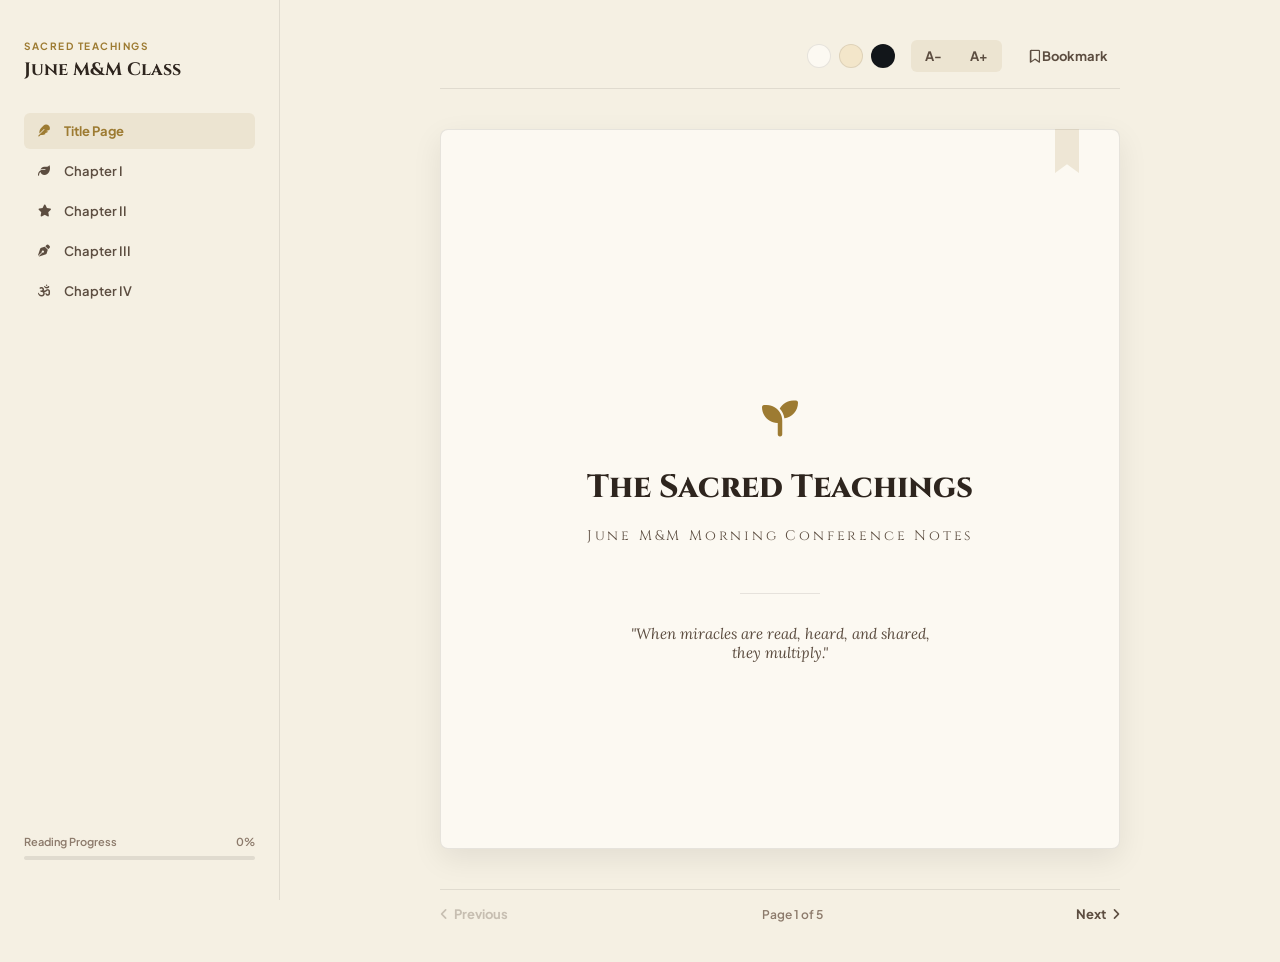
<file: June_Class_Notes.html>
<!DOCTYPE html>
<html lang="en">
<head>
    <meta charset="UTF-8">
    <meta name="viewport" content="width=device-width, initial-scale=1.0">
    <title>June M&M Class Notes - Book Edition</title>
    <!-- Google Fonts -->
    <link rel="preconnect" href="https://fonts.googleapis.com">
    <link rel="preconnect" href="https://fonts.gstatic.com" crossorigin>
    <link href="https://fonts.googleapis.com/css2?family=Cinzel:wght@500;700;800&family=Lora:ital,wght@0,400;0,500;0,600;0,700;1,400;1,500&family=Plus+Jakarta+Sans:wght@500;600;700&display=swap" rel="stylesheet">
    <!-- FontAwesome Icons -->
    <link rel="stylesheet" href="https://cdnjs.cloudflare.com/ajax/libs/font-awesome/6.4.0/css/all.min.css">
    <style>
        :root {
            /* Typography */
            --font-serif: 'Lora', Georgia, serif;
            --font-display: 'Cinzel', serif;
            --font-sans: 'Plus Jakarta Sans', sans-serif;

            /* Page themes (Warm Cream/Paper default) */
            --bg-book: #fcf9f2;
            --bg-sidebar: #f5f0e3;
            --text-main: #2e251e;
            --text-secondary: #5c4d40;
            --text-muted: #8c7a6b;
            --border-color: rgba(46, 37, 30, 0.1);
            --primary: #9d7b32;
            --primary-light: rgba(157, 123, 50, 0.1);
            --shadow-book: 0 10px 30px rgba(0, 0, 0, 0.08);

            --transition: all 0.3s cubic-bezier(0.4, 0, 0.2, 1);
        }

        /* Sepia Theme */
        .theme-sepia {
            --bg-book: #f3e6ca;
            --bg-sidebar: #e9dab5;
            --text-main: #3e2712;
            --text-secondary: #5c3f25;
            --text-muted: #82634a;
            --border-color: rgba(62, 39, 18, 0.12);
            --primary: #855325;
            --primary-light: rgba(133, 83, 37, 0.12);
        }

        /* Dark Velvet Theme */
        .theme-dark {
            --bg-book: #12161a;
            --bg-sidebar: #191f24;
            --text-main: #e2e8f0;
            --text-secondary: #94a3b8;
            --text-muted: #475569;
            --border-color: rgba(255, 255, 255, 0.08);
            --primary: #dfb15b;
            --primary-light: rgba(223, 177, 91, 0.15);
            --shadow-book: 0 10px 40px rgba(0, 0, 0, 0.5);
        }

        * {
            margin: 0;
            padding: 0;
            box-sizing: border-box;
        }

        body {
            font-family: var(--font-serif);
            background-color: var(--bg-sidebar);
            color: var(--text-main);
            min-height: 100vh;
            display: flex;
            overflow-x: hidden;
            transition: var(--transition);
        }

        /* ==========================================
           SIDEBAR TABLE OF CONTENTS
           ========================================== */

        .sidebar {
            width: 280px;
            background-color: var(--bg-sidebar);
            border-right: 1px solid var(--border-color);
            padding: 40px 24px;
            display: flex;
            flex-direction: column;
            gap: 32px;
            position: fixed;
            top: 0;
            bottom: 0;
            left: 0;
            z-index: 100;
            transition: var(--transition);
        }

        .book-title-area {
            display: flex;
            flex-direction: column;
            gap: 6px;
        }

        .book-title-area span.meta {
            font-family: var(--font-sans);
            font-size: 10px;
            font-weight: 700;
            text-transform: uppercase;
            letter-spacing: 0.15em;
            color: var(--primary);
        }

        .book-title-area h2 {
            font-family: var(--font-display);
            font-size: 18px;
            font-weight: 700;
            line-height: 1.3;
        }

        .toc-menu {
            display: flex;
            flex-direction: column;
            gap: 4px;
            list-style: none;
        }

        .toc-item {
            font-family: var(--font-sans);
            font-size: 13px;
            font-weight: 600;
            padding: 10px 14px;
            border-radius: 6px;
            cursor: pointer;
            color: var(--text-secondary);
            transition: var(--transition);
            display: flex;
            align-items: center;
            gap: 10px;
        }

        .toc-item:hover, .toc-item.active {
            color: var(--primary);
            background-color: var(--primary-light);
        }

        .toc-item.active {
            font-weight: 700;
        }

        .toc-item i {
            width: 16px;
            font-size: 12px;
        }

        /* Reading Progress */
        .progress-container {
            margin-top: auto;
            display: flex;
            flex-direction: column;
            gap: 8px;
        }

        .progress-label {
            font-family: var(--font-sans);
            font-size: 11px;
            font-weight: 600;
            color: var(--text-muted);
            display: flex;
            justify-content: space-between;
        }

        .progress-bar-wrap {
            width: 100%;
            height: 4px;
            background-color: var(--border-color);
            border-radius: 2px;
            overflow: hidden;
        }

        .progress-fill {
            height: 100%;
            width: 0%;
            background-color: var(--primary);
            transition: width 0.3s ease;
        }

        /* ==========================================
           MAIN CONTENT CONTAINER
           ========================================== */

        .main-content {
            margin-left: 280px;
            flex-grow: 1;
            padding: 40px;
            display: flex;
            flex-direction: column;
            align-items: center;
            min-height: 100vh;
            position: relative;
            transition: var(--transition);
        }

        /* Reader Preferences Toolbar */
        .toolbar {
            width: 100%;
            max-width: 680px;
            display: flex;
            justify-content: flex-end;
            align-items: center;
            gap: 16px;
            margin-bottom: 40px;
            padding-bottom: 16px;
            border-bottom: 1px solid var(--border-color);
        }

        .theme-selectors {
            display: flex;
            gap: 8px;
        }

        .theme-dot {
            width: 24px;
            height: 24px;
            border-radius: 50%;
            cursor: pointer;
            border: 1px solid var(--border-color);
            transition: transform 0.2s ease;
        }

        .theme-dot:hover {
            transform: scale(1.1);
        }

        .theme-dot.cream { background-color: #fcf9f2; }
        .theme-dot.sepia { background-color: #f3e6ca; }
        .theme-dot.dark { background-color: #12161a; }

        .font-adjust {
            display: flex;
            gap: 4px;
            background-color: var(--primary-light);
            border-radius: 6px;
            padding: 2px;
        }

        .btn-font {
            border: none;
            background: transparent;
            font-family: var(--font-sans);
            font-size: 13px;
            font-weight: 700;
            color: var(--text-secondary);
            padding: 6px 12px;
            cursor: pointer;
            border-radius: 4px;
            transition: var(--transition);
        }

        .btn-font:hover {
            background-color: rgba(0, 0, 0, 0.05);
            color: var(--primary);
        }

        /* ==========================================
           THE BOOK PAGE (SHEET EFFECT)
           ========================================== */

        .book-page {
            width: 100%;
            max-width: 680px;
            background-color: var(--bg-book);
            border: 1px solid var(--border-color);
            border-radius: 8px;
            box-shadow: var(--shadow-book);
            padding: 80px 70px;
            min-height: 720px;
            display: flex;
            flex-direction: column;
            justify-content: flex-start;
            position: relative;
            transition: var(--transition);
        }

        /* Ribbon Bookmark */
        .bookmark-ribbon {
            position: absolute;
            top: -1px;
            right: 40px;
            width: 24px;
            height: 44px;
            background-color: var(--primary);
            clip-path: polygon(0 0, 100% 0, 100% 100%, 50% 80%, 0 100%);
            cursor: pointer;
            opacity: 0.15;
            transition: opacity 0.2s ease;
        }

        .bookmark-ribbon.saved {
            opacity: 0.95;
        }

        /* Chapter Layout */
        .chapter-container {
            display: none;
            flex-direction: column;
            height: 100%;
            animation: pageFade 0.4s ease forwards;
        }

        .chapter-container.active {
            display: flex;
        }

        @keyframes pageFade {
            from { opacity: 0; transform: translateY(5px); }
            to { opacity: 1; transform: translateY(0); }
        }

        .chapter-header {
            text-align: center;
            margin-bottom: 48px;
        }

        .chapter-header h3.chap-number {
            font-family: var(--font-display);
            font-size: 12px;
            font-weight: 700;
            letter-spacing: 0.2em;
            color: var(--primary);
            margin-bottom: 12px;
        }

        .chapter-header h1.chap-title {
            font-family: var(--font-display);
            font-size: 26px;
            font-weight: 700;
            line-height: 1.3;
            color: var(--text-main);
        }

        .chapter-body {
            font-size: 17px;
            line-height: 1.8;
            color: var(--text-main);
            text-align: justify;
        }

        /* Book Drop Cap */
        .chapter-body p:first-of-type::first-letter {
            font-family: var(--font-display);
            font-size: 3.5rem;
            float: left;
            margin: 6px 12px 0 0;
            color: var(--primary);
            font-weight: 800;
            line-height: 0.8;
        }

        .chapter-body p {
            margin-bottom: 24px;
            text-indent: 20px;
        }

        /* Overwrite indent on headers/lists/quotes */
        .chapter-body p.no-indent, .chapter-body blockquote p, .chapter-body p:first-of-type {
            text-indent: 0;
        }

        /* Testimonials styled like a diary/manuscript entry */
        blockquote.manuscript {
            font-style: italic;
            border-left: 2px solid var(--primary);
            padding-left: 20px;
            margin: 30px 0;
            color: var(--text-secondary);
        }

        /* Q&A dialogue format */
        .dialogue-qa {
            margin: 32px 0;
            border-top: 1px dashed var(--border-color);
            padding-top: 24px;
        }

        .question-block {
            font-weight: 700;
            font-style: italic;
            margin-bottom: 12px;
            color: var(--text-main);
        }

        .answer-block {
            position: relative;
            padding-left: 10px;
            color: var(--text-secondary);
        }

        .answer-block strong {
            color: var(--primary);
        }

        /* Sanskrit poem centering */
        .sloka-poem {
            text-align: center;
            font-size: 19px;
            font-style: italic;
            line-height: 2.2;
            color: var(--text-main);
            margin: 40px 0;
        }

        /* ==========================================
           PAGINATION FOOTER
           ========================================== */

        .page-footer {
            margin-top: 40px;
            width: 100%;
            max-width: 680px;
            display: flex;
            justify-content: space-between;
            align-items: center;
            font-family: var(--font-sans);
            font-size: 12px;
            font-weight: 600;
            color: var(--text-muted);
            padding-top: 16px;
            border-top: 1px solid var(--border-color);
        }

        .btn-page {
            background: transparent;
            border: none;
            color: var(--text-secondary);
            font-family: var(--font-sans);
            font-size: 13px;
            font-weight: 700;
            cursor: pointer;
            display: flex;
            align-items: center;
            gap: 6px;
            transition: var(--transition);
        }

        .btn-page:hover:not(:disabled) {
            color: var(--primary);
        }

        .btn-page:disabled {
            opacity: 0.3;
            cursor: not-allowed;
        }

        /* ==========================================
           TOAST NOTIFICATIONS
           ========================================== */

        .toast {
            position: fixed;
            bottom: 30px;
            right: 30px;
            background-color: var(--bg-sidebar);
            border: 1px solid var(--border-color);
            border-left: 4px solid var(--primary);
            border-radius: 4px;
            padding: 12px 20px;
            font-family: var(--font-sans);
            font-size: 13px;
            box-shadow: var(--shadow-book);
            display: flex;
            align-items: center;
            gap: 12px;
            transform: translateY(50px);
            opacity: 0;
            visibility: hidden;
            transition: var(--transition);
            z-index: 1000;
        }

        .toast.active {
            transform: translateY(0);
            opacity: 1;
            visibility: visible;
        }

        .toast i {
            color: var(--primary);
        }

        /* ==========================================
           RESPONSIVE DESIGN (MOBILE & IFRAME)
           ========================================== */
        @media (max-width: 768px) {
            body {
                flex-direction: column !important;
            }
            .sidebar {
                width: 100% !important;
                position: static !important;
                border-right: none !important;
                border-bottom: 1px solid var(--border-color) !important;
                padding: 24px !important;
                gap: 20px !important;
            }
            .toc-menu {
                flex-direction: row !important;
                flex-wrap: wrap !important;
                gap: 8px !important;
            }
            .toc-item {
                padding: 8px 12px !important;
                font-size: 12px !important;
            }
            .main-content {
                margin-left: 0 !important;
                padding: 24px 12px !important;
                width: 100% !important;
                min-height: auto !important;
            }
            .toolbar {
                margin-bottom: 24px !important;
                flex-direction: column !important;
                align-items: stretch !important;
                gap: 16px !important;
            }
            .right-controls {
                justify-content: space-between !important;
                width: 100% !important;
            }
            .book-page {
                padding: 40px 20px !important;
                min-height: auto !important;
            }
            .chapter-header {
                margin-bottom: 32px !important;
            }
            .chapter-body {
                font-size: 15px !important;
                line-height: 1.7 !important;
            }
            .page-footer {
                margin-top: 24px !important;
            }
        }
    </style>
</head>
<body class="theme-cream">

    <!-- Sidebar T.O.C -->
    <aside class="sidebar">
        <div class="book-title-area">
            <span class="meta">Sacred Teachings</span>
            <h2>June M&M Class</h2>
        </div>
        <ul class="toc-menu">
            <li class="toc-item active" data-page="0"><i class="fa-solid fa-feather"></i> Title Page</li>
            <li class="toc-item" data-page="1"><i class="fa-solid fa-leaf"></i> Chapter I</li>
            <li class="toc-item" data-page="2"><i class="fa-solid fa-star"></i> Chapter II</li>
            <li class="toc-item" data-page="3"><i class="fa-solid fa-pen-nib"></i> Chapter III</li>
            <li class="toc-item" data-page="4"><i class="fa-solid fa-om"></i> Chapter IV</li>
        </ul>

        <div class="progress-container">
            <div class="progress-label">
                <span>Reading Progress</span>
                <span id="progress-pct">0%</span>
            </div>
            <div class="progress-bar-wrap">
                <div class="progress-fill" id="progress-fill"></div>
            </div>
        </div>
    </aside>

    <!-- Main Container -->
    <main class="main-content">
        <!-- Reader Bar -->
        <header class="toolbar">
            <div class="theme-selectors" title="Select Theme">
                <div class="theme-dot cream" onclick="changeTheme('cream')"></div>
                <div class="theme-dot sepia" onclick="changeTheme('sepia')"></div>
                <div class="theme-dot dark" onclick="changeTheme('dark')"></div>
            </div>
            <div class="font-adjust" title="Adjust Font Size">
                <button class="btn-font" onclick="adjustFont(-1)">A-</button>
                <button class="btn-font" onclick="adjustFont(1)">A+</button>
            </div>
            <button class="btn-font" onclick="saveBookmark()" title="Save Bookmark"><i class="fa-regular fa-bookmark"></i> Bookmark</button>
        </header>

        <!-- Book Sheet -->
        <article class="book-page" id="book-page">
            <div class="bookmark-ribbon" id="bookmark-ribbon" onclick="loadBookmark()" title="Load Bookmark"></div>

            <!-- Page 0: Title Page -->
            <div class="chapter-container active" data-chapter="0">
                <div style="text-align: center; margin-top: 80px; display: flex; flex-direction: column; justify-content: center; height: 100%;">
                    <div style="font-size: 36px; color: var(--primary); margin-bottom: 24px;"><i class="fa-solid fa-seedling"></i></div>
                    <h1 style="font-family: var(--font-display); font-size: 32px; font-weight: 800; line-height: 1.4; margin-bottom: 16px;">The Sacred Teachings</h1>
                    <p style="font-family: var(--font-display); font-size: 14px; letter-spacing: 0.2em; color: var(--text-secondary); margin-bottom: 48px;">June M&M Morning Conference Notes</p>
                    <div style="width: 80px; height: 1px; background-color: var(--border-color); margin: 0 auto 30px auto;"></div>
                    <p style="font-style: italic; color: var(--text-secondary); font-size: 15px; max-width: 320px; margin: 0 auto;">"When miracles are read, heard, and shared, they multiply."</p>
                </div>
            </div>

            <!-- Page 1: Chapter 1 -->
            <div class="chapter-container" data-chapter="1">
                <header class="chapter-header">
                    <h3 class="chap-number">Chapter I</h3>
                    <h1 class="chap-title">The Multiplication of Miracles</h1>
                </header>
                <div class="chapter-body">
                    <p>It is taught by Sri Bhagavan that the nature of divine miracles is non-linear and cumulative. Miracles do not diminish when shared; rather, they expand. Whenever a devotee hears, reads, or speaks about a miracle, that divine event acts as a seed within their consciousness. Therefore, the sharing of miracles is a core practice of the Dharma.</p>
                    <p>When you witness or learn of a miracle, you must observe it with utmost attention and sacredness. This intent aligns your own mind to receive corresponding grace. The transformation sharings are not mere testimonies; they are templates of neurobiological changes. As your brain adapts to these details, it is prepared for the global consciousness transition.</p>
                </div>
            </div>

            <!-- Page 2: Chapter 2 -->
            <div class="chapter-container" data-chapter="2">
                <header class="chapter-header">
                    <h3 class="chap-number">Chapter II</h3>
                    <h1 class="chap-title">Chronicles of the Miraculous</h1>
                </header>
                <div class="chapter-body">
                    <p>Witnesses in the June M&M class shared profound events illustrating divine intervention across distances, physical bodies, and limitations.</p>
                    <h4 style="font-family: var(--font-display); font-size: 15px; color: var(--primary); margin-top: 10px;">The Savior of the Sea</h4>
                    <p class="no-indent">A skeptic wife, who had doubted her husband's faith in Sri Amma Bhagavan for 18 years, recalled a forgotten event from a decade prior during a session in the presence of Sri Bhagavan:</p>
                    <blockquote class="manuscript">
                        "I was drowning in a turbulent, raging sea ten years ago when a fair-skinned lady appeared and pulled me onto the shore using only her little finger. I wrote it off as a hallucination. But during meditation, the lady looked at me and said, 'Who else but me could have saved you with a little finger?' It was Sri Amma."
                    </blockquote>
                    <h4 style="font-family: var(--font-display); font-size: 15px; color: var(--primary); margin-top: 20px;">Medical Grace in Honnavar</h4>
                    <p class="no-indent">Dr. Mukta Ovdani, a gynecologist from Karnataka, related miracles she experienced during her 21 years of service: after a severe abdominal injury and a fracture of the spine, she was instantly cured during an online Homa. Later, while treating a patient with a breech baby, she had a vision of tiny Bhagavan entering the womb to safely rotate the baby's head down for delivery. Additionally, despite never studying Sanskrit, she composed over 5,000 slokas and devotional tracks under divine influence.</p>
                </div>
            </div>

            <!-- Page 3: Chapter 3 -->
            <div class="chapter-container" data-chapter="3">
                <header class="chapter-header">
                    <h3 class="chap-number">Chapter III</h3>
                    <h1 class="chap-title">Dialogues with the Master</h1>
                </header>
                <div class="chapter-body">
                    <p>During the question and answer session, Sri Bhagavan resolved core doubts regarding familial grace, the nature of peak states, and the importance of relationships.</p>
                    
                    <div class="dialogue-qa">
                        <div class="question-block">Q: Can one family member's benediction bring breakthroughs for the entire family?</div>
                        <div class="answer-block">Yes, if a single member receives a blessing, it will naturally flow to the rest of the household.</div>
                    </div>

                    <div class="dialogue-qa">
                        <div class="question-block">Q: Sri Bhagavan teaches that respecting women brings immediate grace. How is this possible?</div>
                        <div class="answer-block">In ancient times, the Divine was respected as female. Re-establishing respect and love for your mother, wife, and daughter directly changes your brain functionality, enabling divine downloads.</div>
                    </div>

                    <div class="dialogue-qa">
                        <div class="question-block">Q: What is a Peak State?</div>
                        <div class="answer-block">A Peak State is when the physical brain becomes <strong>completely quiet</strong>. In this state, solutions are downloaded from other realms. Ramanujan received mathematical downloads from Goddess Namagiri, and Einstein accessed laws of physics this way.</div>
                    </div>

                    <div class="dialogue-qa">
                        <div class="question-block">Q: What is the difference between detachment and indifference?</div>
                        <div class="answer-block">Detachment is seeing that <strong>you are everything</strong>. Indifference is trying to escape your family or the world. True detachment is built on Oneness.</div>
                    </div>
                </div>
            </div>

            <!-- Page 4: Chapter 4 -->
            <div class="chapter-container" data-chapter="4">
                <header class="chapter-header">
                    <h3 class="chap-number">Chapter IV</h3>
                    <h1 class="chap-title">Sacred Hymns & Sloka</h1>
                </header>
                <div class="chapter-body">
                    <p>The class concluded with the collective chanting of the sacred sloka, dedicating the process to the transformation of the age.</p>
                    <div class="sloka-poem">
                        Bhagavaneshvara Satyayugeshvara<br>
                        Svarnayogeshvara Suvarnayogeshvara<br>
                        Hemayogeshvara Dharmayogeshvara<br>
                        Amma Bhagavaneshvara<br>
                        Tvam Eva Devam Kaliyuga Parivartakam
                    </div>
                    <p class="no-indent" style="font-size: 14.5px; line-height: 1.6; text-align: center; color: var(--text-secondary);">
                        <em>"O Lord Amma Bhagavan, Lord of the Golden Age and the Divine Dharma. You are indeed the Supreme Deity transforming the Kaliyuga."</em>
                    </p>
                </div>
            </div>
        </article>

        <!-- Pagination Controls -->
        <footer class="page-footer">
            <button class="btn-page" id="btn-prev" onclick="changePage(-1)" disabled><i class="fa-solid fa-angle-left"></i> Previous</button>
            <span id="page-num-indicator">Page 1 of 5</span>
            <button class="btn-page" id="btn-next" onclick="changePage(1)">Next <i class="fa-solid fa-angle-right"></i></button>
        </footer>
    </main>

    <!-- Toast Notification -->
    <div id="toast" class="toast">
        <i class="fa-solid fa-circle-check"></i>
        <span id="toast-message">Bookmark saved.</span>
    </div>

    <!-- JS Logic -->
    <script>
        let currentPage = 0;
        const totalPages = 5;
        const chapters = document.querySelectorAll('.chapter-container');
        const tocItems = document.querySelectorAll('.toc-item');
        
        // DOM Elements
        const btnPrev = document.getElementById('btn-prev');
        const btnNext = document.getElementById('btn-next');
        const pageIndicator = document.getElementById('page-num-indicator');
        const progressFill = document.getElementById('progress-fill');
        const progressPct = document.getElementById('progress-pct');
        const bookPageEl = document.getElementById('book-page');
        const bookmarkRibbon = document.getElementById('bookmark-ribbon');

        // Initial Load
        document.addEventListener('DOMContentLoaded', () => {
            // Check if a saved bookmark exists
            const savedPage = localStorage.getItem('june_class_notes_page');
            if (savedPage !== null) {
                bookmarkRibbon.classList.add('saved');
            }
            updateUI();
        });

        function changePage(direction) {
            currentPage = Math.max(0, Math.min(totalPages - 1, currentPage + direction));
            updateUI();
        }

        // T.O.C click listener
        tocItems.forEach(item => {
            item.addEventListener('click', () => {
                currentPage = parseInt(item.dataset.page);
                updateUI();
            });
        });

        function updateUI() {
            // Hide all chapters, show active
            chapters.forEach((chap, idx) => {
                if (idx === currentPage) {
                    chap.classList.add('active');
                } else {
                    chap.classList.remove('active');
                }
            });

            // Update TOC active state
            tocItems.forEach((item, idx) => {
                if (idx === currentPage) {
                    item.classList.add('active');
                } else {
                    item.classList.remove('active');
                }
            });

            // Pagination Buttons
            btnPrev.disabled = (currentPage === 0);
            btnNext.disabled = (currentPage === totalPages - 1);

            // Progress Bar
            const pct = Math.round((currentPage / (totalPages - 1)) * 100);
            progressFill.style.width = `${pct}%`;
            progressPct.textContent = `${pct}%`;

            // Page Indicator text
            pageIndicator.textContent = `Page ${currentPage + 1} of ${totalPages}`;

            // Check if bookmark matches current page
            const savedPage = localStorage.getItem('june_class_notes_page');
            if (savedPage !== null && parseInt(savedPage) === currentPage) {
                bookmarkRibbon.classList.add('saved');
            } else {
                bookmarkRibbon.classList.remove('saved');
            }
        }

        // Theme Switcher
        function changeTheme(theme) {
            document.body.className = '';
            if (theme === 'cream') document.body.classList.add('theme-cream');
            if (theme === 'sepia') document.body.classList.add('theme-sepia');
            if (theme === 'dark') document.body.classList.add('theme-dark');
            showToast(`Theme switched to ${theme}`);
        }

        // Font Adjuster
        let fontSizeMultiplier = 1;
        function adjustFont(direction) {
            fontSizeMultiplier = Math.max(0.8, Math.min(1.4, fontSizeMultiplier + (direction * 0.1)));
            const bodies = document.querySelectorAll('.chapter-body');
            bodies.forEach(body => {
                body.style.fontSize = `${17 * fontSizeMultiplier}px`;
            });
            showToast(`Adjusted font size`);
        }

        // Bookmark Actions
        function saveBookmark() {
            localStorage.setItem('june_class_notes_page', currentPage);
            bookmarkRibbon.classList.add('saved');
            showToast(`Bookmark saved on Page ${currentPage + 1}`);
        }

        function loadBookmark() {
            const savedPage = localStorage.getItem('june_class_notes_page');
            if (savedPage !== null) {
                currentPage = parseInt(savedPage);
                updateUI();
                showToast(`Loaded bookmark from Page ${currentPage + 1}`);
            } else {
                showToast(`No bookmark found. Click 'Bookmark' above to save.`);
            }
        }

        function showToast(message) {
            const toast = document.getElementById('toast');
            toast.querySelector('span').textContent = message;
            toast.classList.add('active');
            setTimeout(() => {
                toast.classList.remove('active');
            }, 3000);
        }
    </script>
</body>
</html>
</file>
